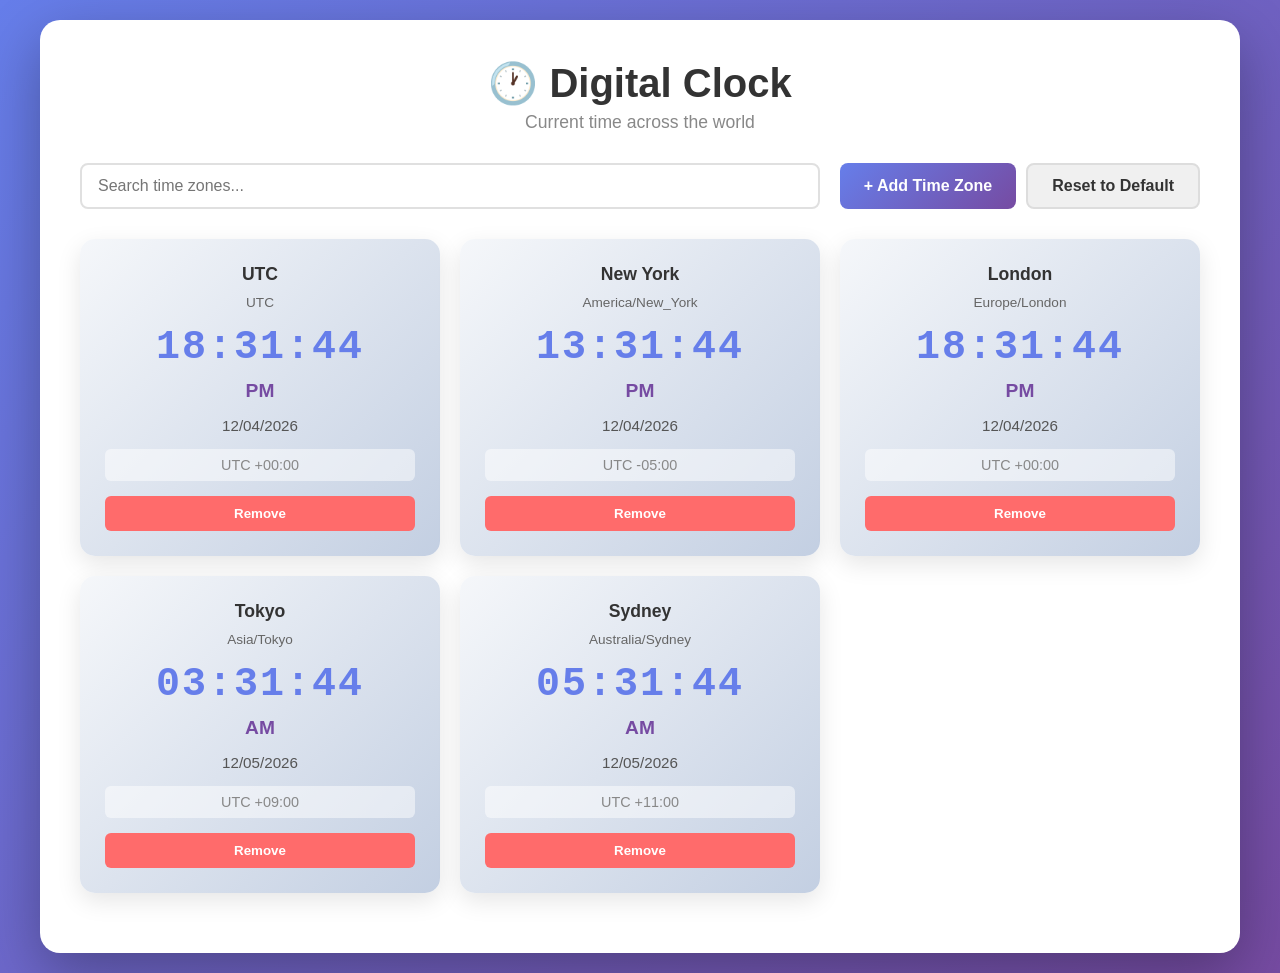
<file: digital-clock/index.html>
<!DOCTYPE html>
<html lang="en">
<head>
    <meta charset="UTF-8">
    <meta name="viewport" content="width=device-width, initial-scale=1.0">
    <title>Digital Clock - Multiple Time Zones</title>
    <link rel="stylesheet" href="styles.css">
</head>
<body>
    <div class="container">
        <header>
            <h1>🕐 Digital Clock</h1>
            <p class="subtitle">Current time across the world</p>
        </header>

        <div class="controls">
            <div class="search-group">
                <input 
                    type="text" 
                    id="searchInput" 
                    placeholder="Search time zones..."
                    autocomplete="off"
                >
            </div>
            <div class="button-group">
                <button id="addZoneBtn" class="btn btn-primary">+ Add Time Zone</button>
                <button id="resetBtn" class="btn btn-secondary">Reset to Default</button>
            </div>
        </div>

        <div class="timezone-selector" id="timezoneSelector" style="display: none;">
            <div class="selector-header">
                <h3>Select a Time Zone</h3>
                <button id="closeSelectorBtn" class="btn-close">✕</button>
            </div>
            <div class="selector-search">
                <input 
                    type="text" 
                    id="selectorSearchInput" 
                    placeholder="Search time zones..."
                    autocomplete="off"
                >
            </div>
            <ul id="timezoneList" class="timezone-list"></ul>
        </div>

        <div class="clocks-container" id="clocksContainer">
            <!-- Clocks will be dynamically added here -->
        </div>

        <div class="empty-state" id="emptyState" style="display: none;">
            <p>📍 No time zones added yet. Click "Add Time Zone" to get started!</p>
        </div>
    </div>

    <script src="app.js"></script>
</body>
</html>
</file>
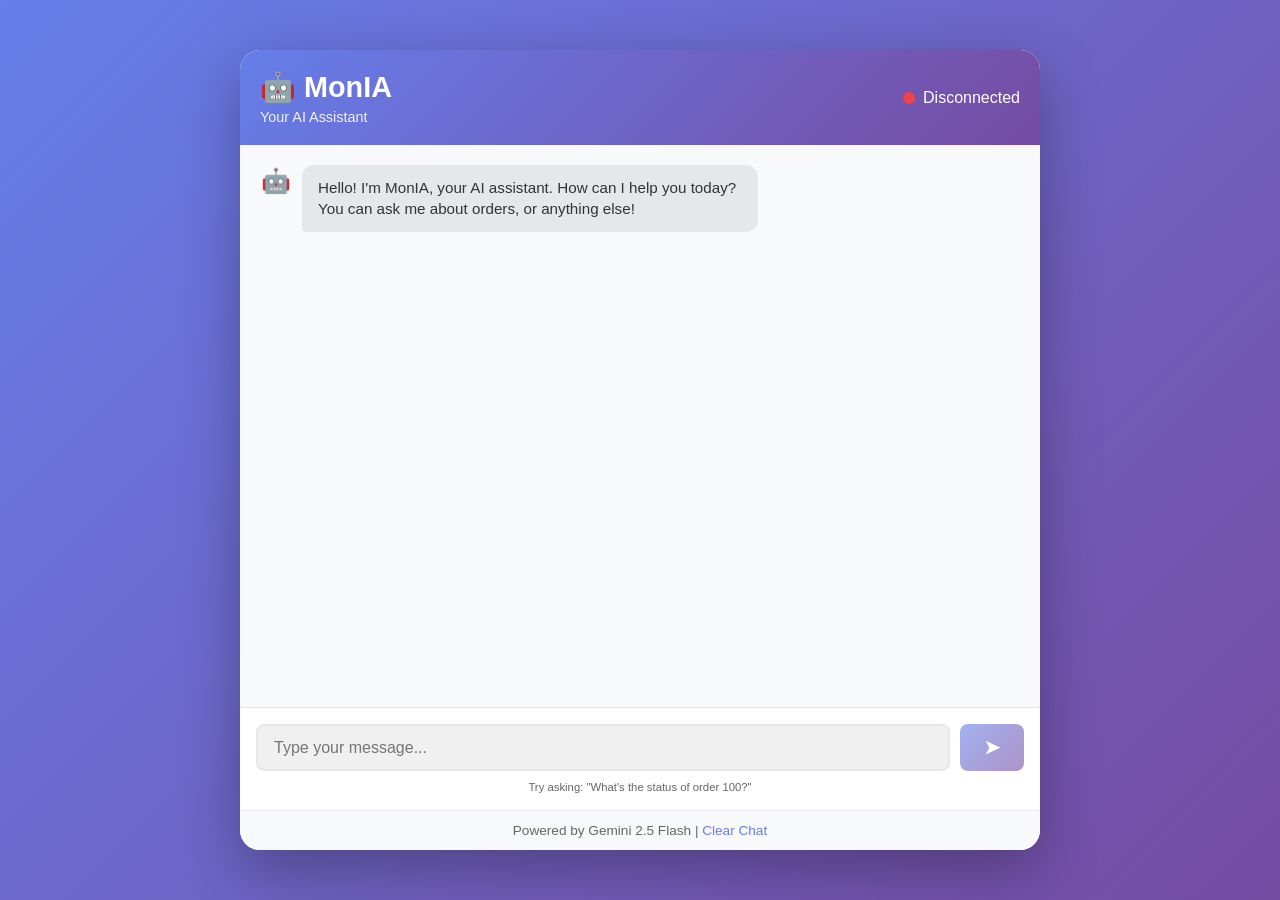
<file: agent/web-interface/index.html>
<!DOCTYPE html>
<html lang="en">
<head>
    <meta charset="UTF-8">
    <meta name="viewport" content="width=device-width, initial-scale=1.0">
    <title>MonIA - AI Assistant</title>
    <link rel="stylesheet" href="styles.css">
</head>
<body>
    <div class="container">
        <header class="header">
            <div class="header-content">
                <h1>🤖 MonIA</h1>
                <p class="subtitle">Your AI Assistant</p>
            </div>
            <div class="status-indicator">
                <span id="statusDot" class="status-dot connected"></span>
                <span id="statusText">Connected</span>
            </div>
        </header>

        <div class="chat-container">
            <div id="chatMessages" class="chat-messages">
                <div class="message-group bot-message">
                    <div class="message-avatar">🤖</div>
                    <div class="message-content">
                        <p>Hello! I'm MonIA, your AI assistant. How can I help you today? You can ask me about orders, or anything else!</p>
                    </div>
                </div>
            </div>
        </div>

        <div class="input-area">
            <form id="chatForm" class="chat-form">
                <div class="input-group">
                    <input
                        type="text"
                        id="userInput"
                        class="user-input"
                        placeholder="Type your message..."
                        autocomplete="off"
                        aria-label="User message input"
                    >
                    <button type="submit" class="send-btn" aria-label="Send message">
                        <span class="send-icon">➤</span>
                    </button>
                </div>
            </form>
            <div class="info-text">
                <small>Try asking: "What's the status of order 100?"</small>
            </div>
        </div>

        <footer class="footer">
            <p>Powered by Gemini 2.5 Flash | <a href="#" onclick="clearChat(); return false;">Clear Chat</a></p>
        </footer>
    </div>

    <script src="script.js"></script>
</body>
</html>
</file>
<file: digital-clock/styles.css>
* {
    margin: 0;
    padding: 0;
    box-sizing: border-box;
}

body {
    font-family: 'Segoe UI', Tahoma, Geneva, Verdana, sans-serif;
    background: linear-gradient(135deg, #667eea 0%, #764ba2 100%);
    min-height: 100vh;
    display: flex;
    justify-content: center;
    align-items: center;
    padding: 20px;
}

.container {
    width: 100%;
    max-width: 1200px;
    background: white;
    border-radius: 20px;
    box-shadow: 0 20px 60px rgba(0, 0, 0, 0.3);
    padding: 40px;
}

header {
    text-align: center;
    margin-bottom: 30px;
}

header h1 {
    font-size: 2.5rem;
    color: #333;
    margin-bottom: 5px;
}

.subtitle {
    color: #888;
    font-size: 1.1rem;
}

.controls {
    display: flex;
    gap: 20px;
    margin-bottom: 30px;
    flex-wrap: wrap;
    align-items: center;
}

.search-group {
    flex: 1;
    min-width: 250px;
}

.search-group input {
    width: 100%;
    padding: 12px 16px;
    border: 2px solid #e0e0e0;
    border-radius: 8px;
    font-size: 1rem;
    transition: all 0.3s ease;
}

.search-group input:focus {
    outline: none;
    border-color: #667eea;
    box-shadow: 0 0 0 3px rgba(102, 126, 234, 0.1);
}

.button-group {
    display: flex;
    gap: 10px;
}

.btn {
    padding: 12px 24px;
    border: none;
    border-radius: 8px;
    font-size: 1rem;
    font-weight: 600;
    cursor: pointer;
    transition: all 0.3s ease;
}

.btn-primary {
    background: linear-gradient(135deg, #667eea 0%, #764ba2 100%);
    color: white;
}

.btn-primary:hover {
    transform: translateY(-2px);
    box-shadow: 0 8px 20px rgba(102, 126, 234, 0.3);
}

.btn-secondary {
    background: #f0f0f0;
    color: #333;
    border: 2px solid #ddd;
}

.btn-secondary:hover {
    background: #e8e8e8;
    border-color: #999;
}

.btn-close {
    background: none;
    border: none;
    font-size: 1.5rem;
    cursor: pointer;
    color: #666;
    padding: 5px 10px;
}

.btn-close:hover {
    color: #333;
}

.timezone-selector {
    position: fixed;
    top: 0;
    left: 0;
    right: 0;
    bottom: 0;
    background: rgba(0, 0, 0, 0.5);
    display: flex;
    justify-content: center;
    align-items: center;
    z-index: 1000;
    padding: 20px;
}

.selector-header {
    display: flex;
    justify-content: space-between;
    align-items: center;
    margin-bottom: 15px;
}

.selector-header h3 {
    color: #333;
    font-size: 1.5rem;
}

.timezone-selector > div {
    background: white;
    border-radius: 15px;
    width: 100%;
    max-width: 500px;
    max-height: 600px;
    display: flex;
    flex-direction: column;
    box-shadow: 0 10px 40px rgba(0, 0, 0, 0.3);
    padding: 20px;
}

.selector-search input {
    width: 100%;
    padding: 10px;
    border: 2px solid #e0e0e0;
    border-radius: 8px;
    margin-bottom: 15px;
    font-size: 1rem;
}

.selector-search input:focus {
    outline: none;
    border-color: #667eea;
}

.timezone-list {
    list-style: none;
    overflow-y: auto;
    flex: 1;
}

.timezone-list li {
    padding: 12px;
    margin: 5px 0;
    background: #f5f5f5;
    border-radius: 8px;
    cursor: pointer;
    transition: all 0.2s ease;
}

.timezone-list li:hover {
    background: #667eea;
    color: white;
    transform: translateX(5px);
}

.clocks-container {
    display: grid;
    grid-template-columns: repeat(auto-fill, minmax(280px, 1fr));
    gap: 20px;
    margin-bottom: 20px;
}

.clock {
    background: linear-gradient(135deg, #f5f7fa 0%, #c3cfe2 100%);
    border-radius: 15px;
    padding: 25px;
    box-shadow: 0 8px 25px rgba(0, 0, 0, 0.1);
    text-align: center;
    transition: all 0.3s ease;
    position: relative;
    overflow: hidden;
}

.clock:hover {
    transform: translateY(-5px);
    box-shadow: 0 12px 35px rgba(0, 0, 0, 0.15);
}

.clock::before {
    content: '';
    position: absolute;
    top: 0;
    left: -100%;
    width: 100%;
    height: 100%;
    background: linear-gradient(90deg, transparent, rgba(255, 255, 255, 0.3), transparent);
    transition: left 0.5s;
}

.clock:hover::before {
    left: 100%;
}

.clock-location {
    font-size: 1.1rem;
    color: #333;
    margin-bottom: 10px;
    font-weight: 600;
}

.clock-timezone {
    font-size: 0.85rem;
    color: #666;
    margin-bottom: 15px;
}

.clock-time {
    font-size: 2.5rem;
    font-weight: bold;
    color: #667eea;
    font-family: 'Courier New', monospace;
    letter-spacing: 2px;
    margin-bottom: 10px;
}

.clock-period {
    font-size: 1.2rem;
    color: #764ba2;
    font-weight: 600;
    margin-bottom: 15px;
}

.clock-date {
    font-size: 0.95rem;
    color: #555;
    margin-bottom: 15px;
}

.clock-offset {
    font-size: 0.9rem;
    color: #888;
    background: rgba(255, 255, 255, 0.5);
    padding: 8px;
    border-radius: 6px;
    margin-bottom: 15px;
}

.clock-remove {
    width: 100%;
    padding: 10px;
    background: #ff6b6b;
    color: white;
    border: none;
    border-radius: 6px;
    cursor: pointer;
    font-weight: 600;
    transition: all 0.3s ease;
}

.clock-remove:hover {
    background: #ff5252;
    transform: scale(1.05);
}

.empty-state {
    text-align: center;
    padding: 60px 20px;
    color: #999;
    font-size: 1.2rem;
}

@media (max-width: 768px) {
    .container {
        padding: 20px;
    }

    header h1 {
        font-size: 1.8rem;
    }

    .controls {
        flex-direction: column;
    }

    .button-group {
        width: 100%;
    }

    .btn {
        flex: 1;
    }

    .clocks-container {
        grid-template-columns: 1fr;
    }

    .clock-time {
        font-size: 2rem;
    }
}

/* Scrollbar styling */
.timezone-list::-webkit-scrollbar {
    width: 8px;
}

.timezone-list::-webkit-scrollbar-track {
    background: #f1f1f1;
    border-radius: 10px;
}

.timezone-list::-webkit-scrollbar-thumb {
    background: #667eea;
    border-radius: 10px;
}

.timezone-list::-webkit-scrollbar-thumb:hover {
    background: #764ba2;
}
</file>
<file: agent/web-interface/styles.css>
* {
    margin: 0;
    padding: 0;
    box-sizing: border-box;
}

body {
    font-family: 'Segoe UI', Tahoma, Geneva, Verdana, sans-serif;
    background: linear-gradient(135deg, #667eea 0%, #764ba2 100%);
    min-height: 100vh;
    display: flex;
    justify-content: center;
    align-items: center;
    padding: 20px;
}

.container {
    width: 100%;
    max-width: 800px;
    height: 90vh;
    max-height: 800px;
    background: white;
    border-radius: 20px;
    box-shadow: 0 20px 60px rgba(0, 0, 0, 0.3);
    display: flex;
    flex-direction: column;
    overflow: hidden;
}

.header {
    background: linear-gradient(135deg, #667eea 0%, #764ba2 100%);
    color: white;
    padding: 20px;
    display: flex;
    justify-content: space-between;
    align-items: center;
}

.header-content h1 {
    font-size: 1.8rem;
    margin-bottom: 5px;
}

.subtitle {
    font-size: 0.9rem;
    opacity: 0.9;
}

.status-indicator {
    display: flex;
    align-items: center;
    gap: 8px;
}

.status-dot {
    width: 12px;
    height: 12px;
    border-radius: 50%;
    animation: pulse 2s infinite;
}

.status-dot.connected {
    background-color: #4ade80;
}

.status-dot.disconnected {
    background-color: #ef4444;
    animation: none;
}

@keyframes pulse {
    0%, 100% {
        opacity: 1;
    }
    50% {
        opacity: 0.5;
    }
}

.chat-container {
    flex: 1;
    overflow-y: auto;
    padding: 20px;
    background: #f8f9fa;
    display: flex;
    flex-direction: column;
    gap: 15px;
}

.chat-messages {
    display: flex;
    flex-direction: column;
    gap: 15px;
}

.message-group {
    display: flex;
    gap: 10px;
    animation: slideIn 0.3s ease-out;
}

@keyframes slideIn {
    from {
        opacity: 0;
        transform: translateY(10px);
    }
    to {
        opacity: 1;
        transform: translateY(0);
    }
}

.message-group.user-message {
    justify-content: flex-end;
}

.message-group.bot-message {
    justify-content: flex-start;
}

.message-avatar {
    font-size: 1.5rem;
    width: 32px;
    height: 32px;
    display: flex;
    align-items: center;
    justify-content: center;
    flex-shrink: 0;
}

.message-content {
    max-width: 60%;
    padding: 12px 16px;
    border-radius: 12px;
    word-wrap: break-word;
    line-height: 1.4;
}

.user-message .message-content {
    background: linear-gradient(135deg, #667eea 0%, #764ba2 100%);
    color: white;
    border-bottom-right-radius: 4px;
}

.bot-message .message-content {
    background: #e5e7eb;
    color: #333;
    border-bottom-left-radius: 4px;
}

.message-content p {
    margin: 0;
    font-size: 0.95rem;
}

.typing-indicator {
    display: flex;
    gap: 4px;
    padding: 12px 16px;
}

.typing-dot {
    width: 8px;
    height: 8px;
    border-radius: 50%;
    background: #999;
    animation: typing 1.4s infinite;
}

.typing-dot:nth-child(2) {
    animation-delay: 0.2s;
}

.typing-dot:nth-child(3) {
    animation-delay: 0.4s;
}

@keyframes typing {
    0%, 60%, 100% {
        opacity: 0.5;
    }
    30% {
        opacity: 1;
    }
}

/* Scrollbar styling */
.chat-container::-webkit-scrollbar {
    width: 8px;
}

.chat-container::-webkit-scrollbar-track {
    background: transparent;
}

.chat-container::-webkit-scrollbar-thumb {
    background: #ccc;
    border-radius: 4px;
}

.chat-container::-webkit-scrollbar-thumb:hover {
    background: #999;
}

.input-area {
    border-top: 1px solid #e5e7eb;
    padding: 16px;
    background: white;
}

.chat-form {
    display: flex;
    gap: 10px;
}

.input-group {
    display: flex;
    gap: 10px;
    width: 100%;
}

.user-input {
    flex: 1;
    padding: 12px 16px;
    border: 2px solid #e5e7eb;
    border-radius: 8px;
    font-size: 1rem;
    transition: all 0.3s ease;
    font-family: inherit;
}

.user-input:focus {
    outline: none;
    border-color: #667eea;
    box-shadow: 0 0 0 3px rgba(102, 126, 234, 0.1);
}

.user-input:disabled {
    background: #f0f0f0;
    color: #999;
}

.send-btn {
    padding: 12px 24px;
    background: linear-gradient(135deg, #667eea 0%, #764ba2 100%);
    color: white;
    border: none;
    border-radius: 8px;
    cursor: pointer;
    font-weight: 600;
    transition: all 0.3s ease;
    display: flex;
    align-items: center;
    justify-content: center;
    min-width: 50px;
}

.send-btn:hover:not(:disabled) {
    transform: translateY(-2px);
    box-shadow: 0 8px 20px rgba(102, 126, 234, 0.3);
}

.send-btn:active:not(:disabled) {
    transform: translateY(0);
}

.send-btn:disabled {
    opacity: 0.6;
    cursor: not-allowed;
}

.send-icon {
    font-size: 1.2rem;
}

.info-text {
    margin-top: 8px;
    font-size: 0.85rem;
    color: #666;
    text-align: center;
}

.footer {
    background: #f8f9fa;
    padding: 12px 16px;
    text-align: center;
    font-size: 0.85rem;
    color: #666;
    border-top: 1px solid #e5e7eb;
}

.footer a {
    color: #667eea;
    text-decoration: none;
    cursor: pointer;
    transition: color 0.3s ease;
}

.footer a:hover {
    color: #764ba2;
    text-decoration: underline;
}

.error-message {
    background: #fee2e2;
    border-left: 4px solid #ef4444;
    color: #991b1b;
    padding: 12px 16px;
    border-radius: 4px;
    margin-bottom: 10px;
}

@media (max-width: 768px) {
    .container {
        max-height: 100vh;
        height: 100vh;
        border-radius: 0;
    }

    .header-content h1 {
        font-size: 1.5rem;
    }

    .message-content {
        max-width: 85%;
    }

    .chat-form {
        flex-direction: column;
    }

    .send-btn {
        min-width: 100%;
    }
}
</file>
